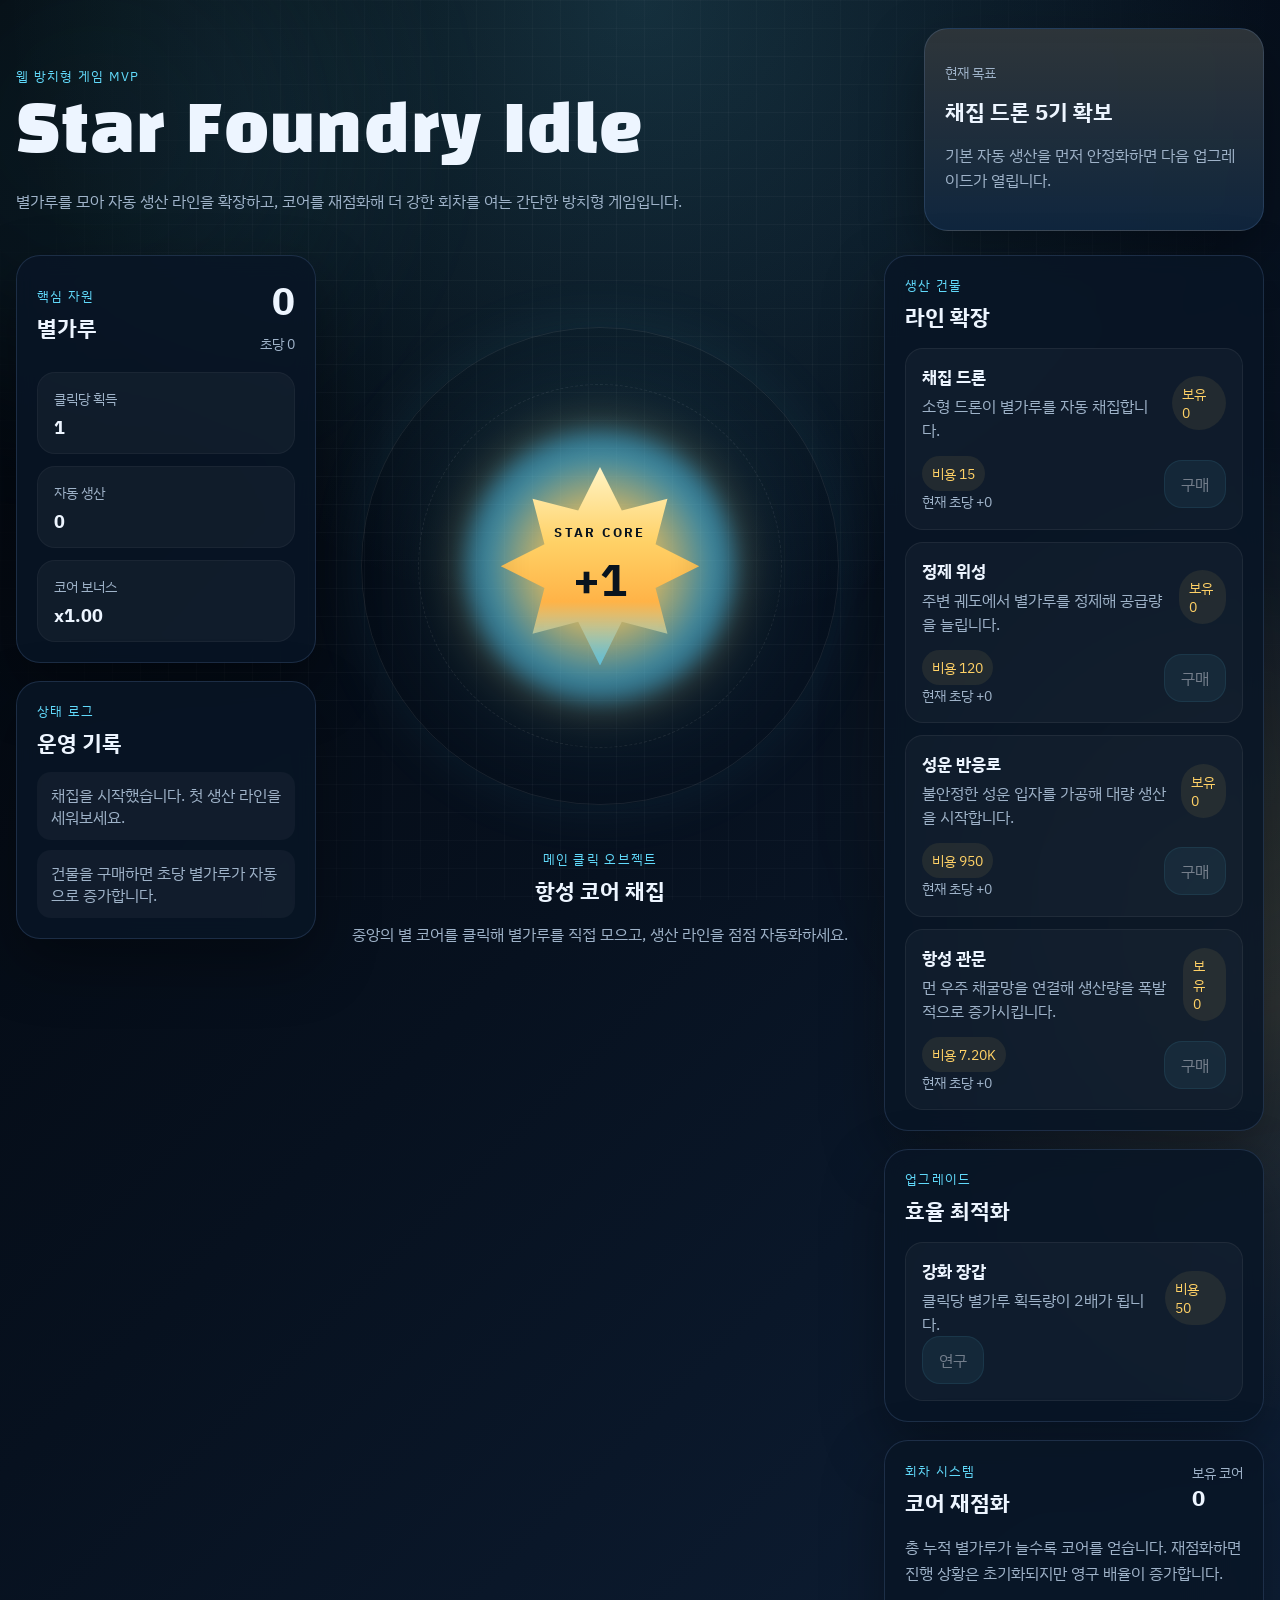
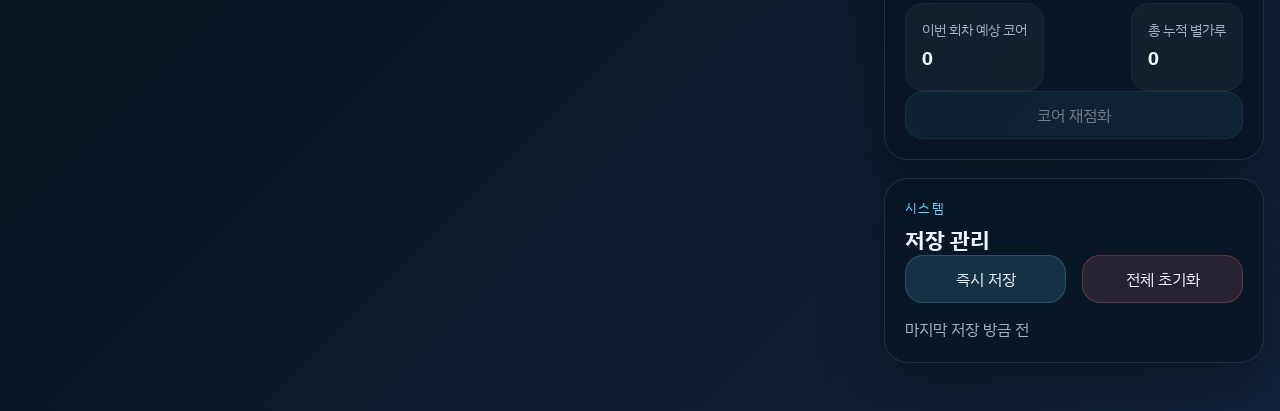
<file: docs/index.html>
<!DOCTYPE html>
<html lang="ko">
<head>
  <meta charset="UTF-8">
  <meta name="viewport" content="width=device-width, initial-scale=1.0">
  <title>Star Foundry Idle</title>
  <link rel="preconnect" href="https://fonts.googleapis.com">
  <link rel="preconnect" href="https://fonts.gstatic.com" crossorigin>
  <link href="https://fonts.googleapis.com/css2?family=Black+Han+Sans&family=IBM+Plex+Sans+KR:wght@400;500;700&display=swap" rel="stylesheet">
  <link rel="stylesheet" href="styles.css">
</head>
<body>
  <div class="space-glow glow-a"></div>
  <div class="space-glow glow-b"></div>

  <div class="app-shell">
    <header class="hero">
      <div class="hero-copy-block">
        <p class="eyebrow">웹 방치형 게임 MVP</p>
        <h1>Star Foundry Idle</h1>
        <p class="hero-copy">
          별가루를 모아 자동 생산 라인을 확장하고, 코어를 재점화해 더 강한 회차를 여는 간단한 방치형 게임입니다.
        </p>
      </div>
      <div class="hero-card">
        <p class="hero-card-label">현재 목표</p>
        <strong id="goal-text">자동 생산 기반 만들기</strong>
        <p id="status-text">초기 생산 라인을 세우는 중입니다.</p>
      </div>
    </header>

    <main class="cockpit">
      <aside class="side-column">
        <section class="panel hud-panel">
          <div class="section-head">
            <div>
              <p class="panel-label">핵심 자원</p>
              <h2>별가루</h2>
            </div>
            <div class="resource-values">
              <strong id="stardust-value">0</strong>
              <span id="rate-value">초당 0</span>
            </div>
          </div>

          <div class="stats-stack">
            <div class="stat-card">
              <span>클릭당 획득</span>
              <strong id="per-click-value">1</strong>
            </div>
            <div class="stat-card">
              <span>자동 생산</span>
              <strong id="automation-value">0</strong>
            </div>
            <div class="stat-card">
              <span>코어 보너스</span>
              <strong id="prestige-bonus-value">x1.00</strong>
            </div>
          </div>
        </section>

        <section class="panel log-panel">
          <div class="section-head">
            <div>
              <p class="panel-label">상태 로그</p>
              <h2>운영 기록</h2>
            </div>
          </div>
          <ul id="event-log"></ul>
        </section>
      </aside>

      <section class="center-stage">
        <div class="star-stage">
          <div class="orbit orbit-outer"></div>
          <div class="orbit orbit-inner"></div>
          <button id="gather-button" class="star-core-button">
            <span class="star-core-glow"></span>
            <span class="star-core-shape"></span>
            <span class="star-core-text">
              <em>STAR CORE</em>
              <strong id="click-value">+1</strong>
            </span>
          </button>
        </div>

        <div class="center-caption">
          <p class="panel-label">메인 클릭 오브젝트</p>
          <h2>항성 코어 채집</h2>
          <p class="hero-copy">
            중앙의 별 코어를 클릭해 별가루를 직접 모으고, 생산 라인을 점점 자동화하세요.
          </p>
        </div>
      </section>

      <aside class="side-column">
        <section class="panel">
          <div class="section-head">
            <div>
              <p class="panel-label">생산 건물</p>
              <h2>라인 확장</h2>
            </div>
          </div>
          <div id="buildings-list" class="card-list"></div>
        </section>

        <section class="panel">
          <div class="section-head">
            <div>
              <p class="panel-label">업그레이드</p>
              <h2>효율 최적화</h2>
            </div>
          </div>
          <div id="upgrades-list" class="card-list"></div>
        </section>

        <section class="panel">
          <div class="section-head">
            <div>
              <p class="panel-label">회차 시스템</p>
              <h2>코어 재점화</h2>
            </div>
            <div class="prestige-summary">
              <span>보유 코어</span>
              <strong id="core-value">0</strong>
            </div>
          </div>
          <p class="prestige-copy">
            총 누적 별가루가 늘수록 코어를 얻습니다. 재점화하면 진행 상황은 초기화되지만 영구 배율이 증가합니다.
          </p>
          <div class="prestige-stats">
            <div>
              <span>이번 회차 예상 코어</span>
              <strong id="prestige-gain-value">0</strong>
            </div>
            <div>
              <span>총 누적 별가루</span>
              <strong id="lifetime-value">0</strong>
            </div>
          </div>
          <button id="prestige-button" class="secondary-button">코어 재점화</button>
        </section>

        <section class="panel">
          <div class="section-head">
            <div>
              <p class="panel-label">시스템</p>
              <h2>저장 관리</h2>
            </div>
          </div>
          <div class="system-actions">
            <button id="save-button" class="secondary-button">즉시 저장</button>
            <button id="reset-button" class="secondary-button danger">전체 초기화</button>
          </div>
          <p id="save-status" class="save-status">저장 대기 중</p>
        </section>
      </aside>
    </main>
  </div>

  <script src="script.js"></script>
</body>
</html>
</file>
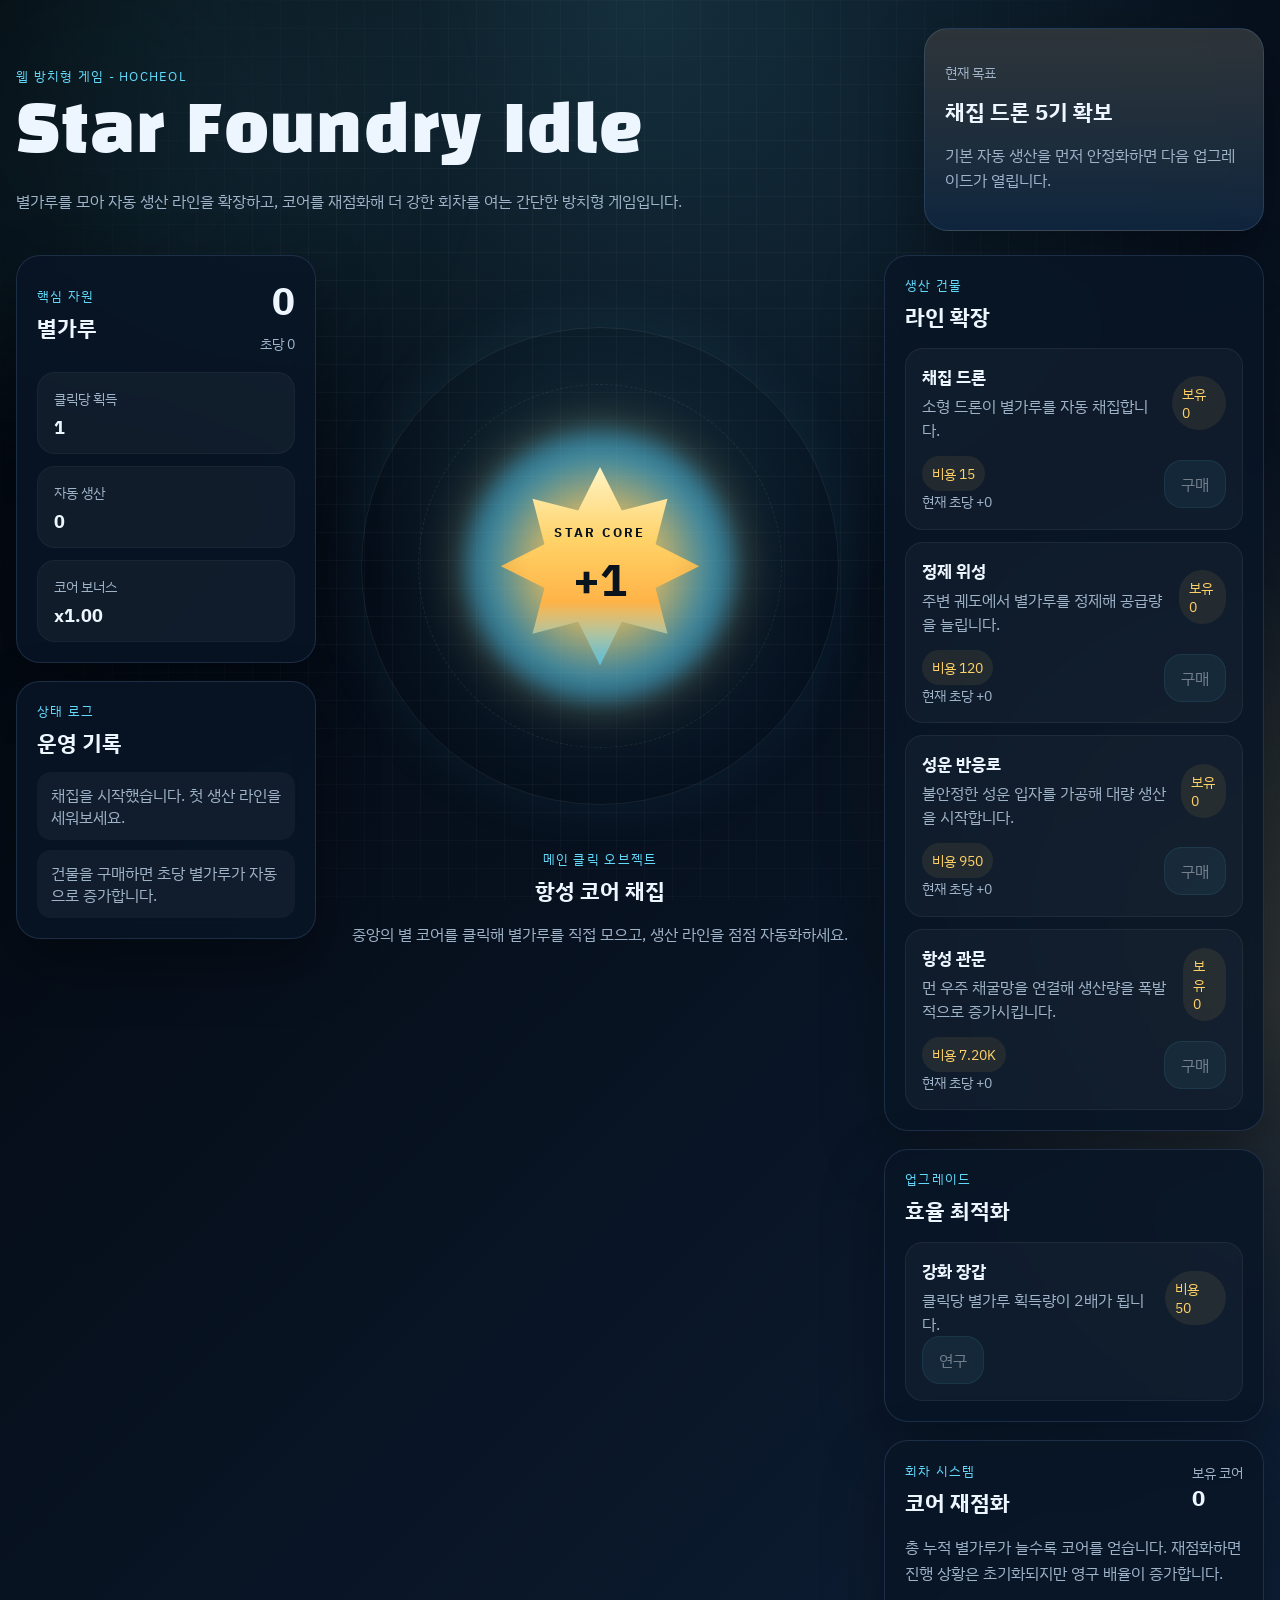
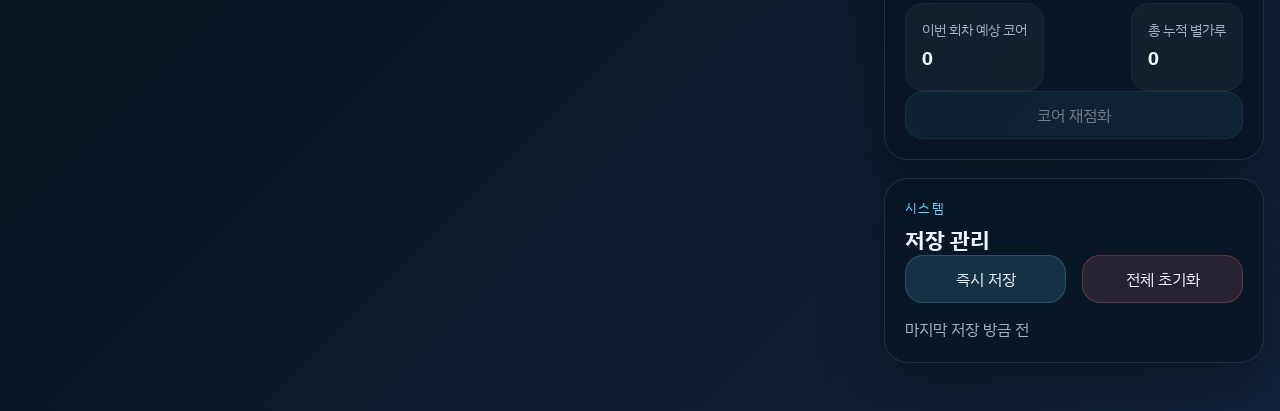
<file: WebGame/방치형게임1/index.html>
<!DOCTYPE html>
<html lang="ko">
<head>
  <meta charset="UTF-8">
  <meta name="viewport" content="width=device-width, initial-scale=1.0">
  <title>Star Foundry Idle</title>
  <link rel="preconnect" href="https://fonts.googleapis.com">
  <link rel="preconnect" href="https://fonts.gstatic.com" crossorigin>
  <link href="https://fonts.googleapis.com/css2?family=Black+Han+Sans&family=IBM+Plex+Sans+KR:wght@400;500;700&display=swap" rel="stylesheet">
  <link rel="stylesheet" href="styles.css">
</head>
<body>
  <div class="space-glow glow-a"></div>
  <div class="space-glow glow-b"></div>

  <div class="app-shell">
    <header class="hero">
      <div class="hero-copy-block">
        <p class="eyebrow">웹 방치형 게임 - hocheol</p>
        <h1>Star Foundry Idle</h1>
        <p class="hero-copy">
          별가루를 모아 자동 생산 라인을 확장하고, 코어를 재점화해 더 강한 회차를 여는 간단한 방치형 게임입니다.
        </p>
      </div>
      <div class="hero-card">
        <p class="hero-card-label">현재 목표</p>
        <strong id="goal-text">자동 생산 기반 만들기</strong>
        <p id="status-text">초기 생산 라인을 세우는 중입니다.</p>
      </div>
    </header>

    <main class="cockpit">
      <aside class="side-column">
        <section class="panel hud-panel">
          <div class="section-head">
            <div>
              <p class="panel-label">핵심 자원</p>
              <h2>별가루</h2>
            </div>
            <div class="resource-values">
              <strong id="stardust-value">0</strong>
              <span id="rate-value">초당 0</span>
            </div>
          </div>

          <div class="stats-stack">
            <div class="stat-card">
              <span>클릭당 획득</span>
              <strong id="per-click-value">1</strong>
            </div>
            <div class="stat-card">
              <span>자동 생산</span>
              <strong id="automation-value">0</strong>
            </div>
            <div class="stat-card">
              <span>코어 보너스</span>
              <strong id="prestige-bonus-value">x1.00</strong>
            </div>
          </div>
        </section>

        <section class="panel log-panel">
          <div class="section-head">
            <div>
              <p class="panel-label">상태 로그</p>
              <h2>운영 기록</h2>
            </div>
          </div>
          <ul id="event-log"></ul>
        </section>
      </aside>

      <section class="center-stage">
        <div class="star-stage">
          <div class="orbit orbit-outer"></div>
          <div class="orbit orbit-inner"></div>
          <button id="gather-button" class="star-core-button">
            <span class="star-core-glow"></span>
            <span class="star-core-shape"></span>
            <span class="star-core-text">
              <em>STAR CORE</em>
              <strong id="click-value">+1</strong>
            </span>
          </button>
        </div>

        <div class="center-caption">
          <p class="panel-label">메인 클릭 오브젝트</p>
          <h2>항성 코어 채집</h2>
          <p class="hero-copy">
            중앙의 별 코어를 클릭해 별가루를 직접 모으고, 생산 라인을 점점 자동화하세요.
          </p>
        </div>
      </section>

      <aside class="side-column">
        <section class="panel">
          <div class="section-head">
            <div>
              <p class="panel-label">생산 건물</p>
              <h2>라인 확장</h2>
            </div>
          </div>
          <div id="buildings-list" class="card-list"></div>
        </section>

        <section class="panel">
          <div class="section-head">
            <div>
              <p class="panel-label">업그레이드</p>
              <h2>효율 최적화</h2>
            </div>
          </div>
          <div id="upgrades-list" class="card-list"></div>
        </section>

        <section class="panel">
          <div class="section-head">
            <div>
              <p class="panel-label">회차 시스템</p>
              <h2>코어 재점화</h2>
            </div>
            <div class="prestige-summary">
              <span>보유 코어</span>
              <strong id="core-value">0</strong>
            </div>
          </div>
          <p class="prestige-copy">
            총 누적 별가루가 늘수록 코어를 얻습니다. 재점화하면 진행 상황은 초기화되지만 영구 배율이 증가합니다.
          </p>
          <div class="prestige-stats">
            <div>
              <span>이번 회차 예상 코어</span>
              <strong id="prestige-gain-value">0</strong>
            </div>
            <div>
              <span>총 누적 별가루</span>
              <strong id="lifetime-value">0</strong>
            </div>
          </div>
          <button id="prestige-button" class="secondary-button">코어 재점화</button>
        </section>

        <section class="panel">
          <div class="section-head">
            <div>
              <p class="panel-label">시스템</p>
              <h2>저장 관리</h2>
            </div>
          </div>
          <div class="system-actions">
            <button id="save-button" class="secondary-button">즉시 저장</button>
            <button id="reset-button" class="secondary-button danger">전체 초기화</button>
          </div>
          <p id="save-status" class="save-status">저장 대기 중</p>
        </section>
      </aside>
    </main>
  </div>

  <script src="script.js"></script>
</body>
</html>
</file>
<file: docs/styles.css>
:root {
  --bg: #07111f;
  --panel: rgba(9, 21, 38, 0.86);
  --panel-strong: rgba(12, 28, 52, 0.94);
  --line: rgba(138, 180, 248, 0.16);
  --text: #edf5ff;
  --muted: #9fb3c9;
  --accent: #61dafb;
  --accent-2: #ffd166;
  --accent-3: #ff7b72;
  --shadow: 0 24px 60px rgba(0, 0, 0, 0.35);
}

* {
  box-sizing: border-box;
}

body {
  margin: 0;
  min-height: 100vh;
  font-family: "IBM Plex Sans KR", sans-serif;
  color: var(--text);
  background:
    radial-gradient(circle at top, rgba(97, 218, 251, 0.18), transparent 30%),
    radial-gradient(circle at right, rgba(255, 209, 102, 0.12), transparent 26%),
    linear-gradient(135deg, #02050a 0%, #07111f 45%, #10233d 100%);
}

body::before {
  content: "";
  position: fixed;
  inset: 0;
  pointer-events: none;
  background-image:
    linear-gradient(rgba(255, 255, 255, 0.03) 1px, transparent 1px),
    linear-gradient(90deg, rgba(255, 255, 255, 0.03) 1px, transparent 1px);
  background-size: 28px 28px;
  mask-image: radial-gradient(circle at center, black 45%, transparent 95%);
}

.space-glow {
  position: fixed;
  width: 32rem;
  height: 32rem;
  border-radius: 50%;
  filter: blur(90px);
  pointer-events: none;
  opacity: 0.38;
}

.glow-a {
  top: -8rem;
  left: -10rem;
  background: rgba(97, 218, 251, 0.2);
}

.glow-b {
  right: -10rem;
  bottom: -8rem;
  background: rgba(255, 209, 102, 0.14);
}

.app-shell {
  position: relative;
  width: min(1380px, calc(100% - 32px));
  margin: 0 auto;
  padding: 28px 0 48px;
}

.hero {
  display: flex;
  justify-content: space-between;
  gap: 24px;
  align-items: end;
  margin-bottom: 24px;
}

.hero-copy-block {
  max-width: 760px;
}

.eyebrow,
.panel-label {
  margin: 0 0 8px;
  color: var(--accent);
  font-size: 0.8rem;
  letter-spacing: 0.1em;
  text-transform: uppercase;
}

h1,
h2 {
  margin: 0;
}

h1 {
  font-family: "Black Han Sans", sans-serif;
  font-size: clamp(2.4rem, 5vw, 4.4rem);
  font-weight: 400;
  letter-spacing: 0.02em;
}

h2 {
  font-size: 1.35rem;
}

.hero-copy,
.prestige-copy,
#status-text,
.save-status {
  color: var(--muted);
  line-height: 1.6;
}

.hero-card,
.panel {
  border: 1px solid var(--line);
  background: var(--panel);
  backdrop-filter: blur(12px);
  border-radius: 24px;
  box-shadow: var(--shadow);
}

.hero-card {
  width: min(340px, 100%);
  padding: 20px;
  background: linear-gradient(180deg, rgba(255, 209, 102, 0.14), rgba(97, 218, 251, 0.06)), var(--panel-strong);
}

.hero-card-label,
.resource-values span,
.stat-card span,
.prestige-stats span,
.prestige-summary span,
.card-meta {
  color: var(--muted);
  font-size: 0.9rem;
}

.hero-card strong,
.resource-values strong,
.prestige-summary strong,
.prestige-stats strong {
  display: block;
  font-size: 1.4rem;
  margin-bottom: 6px;
}

.cockpit {
  display: grid;
  grid-template-columns: minmax(250px, 300px) minmax(340px, 1fr) minmax(300px, 380px);
  gap: 22px;
  align-items: start;
}

.side-column {
  display: grid;
  gap: 18px;
}

.panel {
  padding: 20px;
}

.section-head,
.system-actions,
.prestige-stats {
  display: flex;
  justify-content: space-between;
  gap: 16px;
  align-items: center;
}

.resource-values {
  text-align: right;
}

.resource-values strong {
  font-size: clamp(2rem, 3vw, 3rem);
}

.stats-stack {
  display: grid;
  gap: 12px;
  margin-top: 18px;
}

.stat-card,
.prestige-stats > div {
  padding: 14px 16px;
  border-radius: 18px;
  background: rgba(255, 255, 255, 0.04);
  border: 1px solid rgba(255, 255, 255, 0.04);
}

.stat-card strong,
.prestige-stats strong {
  display: block;
  margin-top: 6px;
  font-size: 1.15rem;
}

.center-stage {
  min-height: 760px;
  display: grid;
  place-items: center;
  align-content: center;
  gap: 24px;
}

.star-stage {
  position: relative;
  width: min(520px, 100%);
  aspect-ratio: 1;
  display: grid;
  place-items: center;
}

.orbit {
  position: absolute;
  border-radius: 50%;
  border: 1px solid rgba(255, 255, 255, 0.08);
  animation: spin 24s linear infinite;
}

.orbit-outer {
  inset: 4%;
  box-shadow: 0 0 60px rgba(97, 218, 251, 0.08);
}

.orbit-inner {
  inset: 15%;
  border-style: dashed;
  animation-direction: reverse;
  animation-duration: 18s;
}

.star-core-button {
  position: relative;
  width: min(310px, 72%);
  aspect-ratio: 1;
  display: grid;
  place-items: center;
  border: 0;
  border-radius: 50%;
  cursor: pointer;
  background: transparent;
  transition: transform 160ms ease, filter 160ms ease;
}

.star-core-button:hover {
  transform: scale(1.03);
  filter: brightness(1.08);
}

.star-core-button:active {
  transform: scale(0.98);
}

.star-core-glow {
  position: absolute;
  inset: 6%;
  border-radius: 50%;
  background:
    radial-gradient(circle, rgba(255, 245, 198, 0.95) 0%, rgba(255, 209, 102, 0.88) 24%, rgba(97, 218, 251, 0.58) 58%, rgba(97, 218, 251, 0.04) 100%);
  filter: blur(10px);
  box-shadow:
    0 0 46px rgba(255, 209, 102, 0.28),
    0 0 120px rgba(97, 218, 251, 0.2);
}

.star-core-shape {
  position: absolute;
  inset: 18%;
  background: linear-gradient(180deg, #fff4c5 0%, #ffd166 38%, #ffb347 68%, #6ddfff 100%);
  clip-path: polygon(50% 0%, 61% 22%, 84% 16%, 78% 39%, 100% 50%, 78% 61%, 84% 84%, 61% 78%, 50% 100%, 39% 78%, 16% 84%, 22% 61%, 0% 50%, 22% 39%, 16% 16%, 39% 22%);
  box-shadow: inset 0 -20px 30px rgba(0, 0, 0, 0.16);
}

.star-core-text {
  position: relative;
  z-index: 1;
  display: grid;
  justify-items: center;
  gap: 8px;
  text-align: center;
  color: #08131e;
}

.star-core-text em {
  font-style: normal;
  font-size: 0.82rem;
  font-weight: 700;
  letter-spacing: 0.18em;
}

.star-core-text strong {
  font-size: clamp(1.8rem, 4vw, 2.8rem);
}

.center-caption {
  max-width: 540px;
  text-align: center;
}

#event-log {
  list-style: none;
  padding: 0;
  margin: 14px 0 0;
  display: grid;
  gap: 10px;
}

#event-log li {
  padding: 12px 14px;
  border-radius: 14px;
  background: rgba(255, 255, 255, 0.04);
  color: var(--muted);
}

.card-list {
  margin-top: 16px;
  display: grid;
  gap: 12px;
}

.card {
  padding: 16px;
  border-radius: 18px;
  border: 1px solid rgba(255, 255, 255, 0.06);
  background: rgba(255, 255, 255, 0.03);
}

.card-top,
.card-bottom {
  display: flex;
  justify-content: space-between;
  gap: 14px;
  align-items: center;
}

.card h3 {
  margin: 0 0 6px;
  font-size: 1.05rem;
}

.card p {
  margin: 0;
  color: var(--muted);
  line-height: 1.5;
}

.card-bottom {
  margin-top: 14px;
}

button {
  border: 0;
  border-radius: 18px;
  cursor: pointer;
  font: inherit;
}

.buy-button,
.secondary-button {
  padding: 12px 16px;
  color: var(--text);
  background: rgba(97, 218, 251, 0.14);
  border: 1px solid rgba(97, 218, 251, 0.2);
  transition: transform 140ms ease, opacity 140ms ease, background 140ms ease;
}

.buy-button:hover,
.secondary-button:hover {
  transform: translateY(-1px);
}

.buy-button:active,
.secondary-button:active {
  transform: translateY(1px) scale(0.99);
}

.buy-button:disabled,
.secondary-button:disabled {
  cursor: not-allowed;
  opacity: 0.45;
  transform: none;
}

.secondary-button {
  width: 100%;
}

.danger {
  background: rgba(255, 123, 114, 0.12);
  border-color: rgba(255, 123, 114, 0.24);
}

.cost-tag,
.owned-tag {
  display: inline-flex;
  padding: 8px 10px;
  border-radius: 999px;
  background: rgba(255, 209, 102, 0.08);
  color: var(--accent-2);
  font-size: 0.9rem;
}

.save-status {
  margin: 14px 0 0;
}

@keyframes spin {
  from {
    transform: rotate(0deg);
  }

  to {
    transform: rotate(360deg);
  }
}

@media (max-width: 1120px) {
  .cockpit {
    grid-template-columns: 1fr;
  }

  .center-stage {
    order: -1;
    min-height: auto;
    padding: 12px 0;
  }

  .side-column {
    grid-template-columns: 1fr 1fr;
  }

  .side-column:last-child {
    grid-template-columns: 1fr;
  }
}

@media (max-width: 720px) {
  .app-shell {
    width: min(100% - 20px, 1380px);
    padding-top: 20px;
  }

  .hero {
    display: grid;
    gap: 16px;
  }

  .hero-card,
  .panel {
    padding: 18px;
    border-radius: 20px;
  }

  .side-column {
    grid-template-columns: 1fr;
  }

  .section-head,
  .card-top,
  .card-bottom,
  .system-actions {
    flex-direction: column;
    align-items: flex-start;
  }

  .resource-values,
  .prestige-summary {
    text-align: left;
  }

  .star-stage {
    width: min(100%, 420px);
  }
}
</file>
<file: WebGame/방치형게임1/styles.css>
:root {
  --bg: #07111f;
  --panel: rgba(9, 21, 38, 0.86);
  --panel-strong: rgba(12, 28, 52, 0.94);
  --line: rgba(138, 180, 248, 0.16);
  --text: #edf5ff;
  --muted: #9fb3c9;
  --accent: #61dafb;
  --accent-2: #ffd166;
  --accent-3: #ff7b72;
  --shadow: 0 24px 60px rgba(0, 0, 0, 0.35);
}

* {
  box-sizing: border-box;
}

body {
  margin: 0;
  min-height: 100vh;
  font-family: "IBM Plex Sans KR", sans-serif;
  color: var(--text);
  background:
    radial-gradient(circle at top, rgba(97, 218, 251, 0.18), transparent 30%),
    radial-gradient(circle at right, rgba(255, 209, 102, 0.12), transparent 26%),
    linear-gradient(135deg, #02050a 0%, #07111f 45%, #10233d 100%);
}

body::before {
  content: "";
  position: fixed;
  inset: 0;
  pointer-events: none;
  background-image:
    linear-gradient(rgba(255, 255, 255, 0.03) 1px, transparent 1px),
    linear-gradient(90deg, rgba(255, 255, 255, 0.03) 1px, transparent 1px);
  background-size: 28px 28px;
  mask-image: radial-gradient(circle at center, black 45%, transparent 95%);
}

.space-glow {
  position: fixed;
  width: 32rem;
  height: 32rem;
  border-radius: 50%;
  filter: blur(90px);
  pointer-events: none;
  opacity: 0.38;
}

.glow-a {
  top: -8rem;
  left: -10rem;
  background: rgba(97, 218, 251, 0.2);
}

.glow-b {
  right: -10rem;
  bottom: -8rem;
  background: rgba(255, 209, 102, 0.14);
}

.app-shell {
  position: relative;
  width: min(1380px, calc(100% - 32px));
  margin: 0 auto;
  padding: 28px 0 48px;
}

.hero {
  display: flex;
  justify-content: space-between;
  gap: 24px;
  align-items: end;
  margin-bottom: 24px;
}

.hero-copy-block {
  max-width: 760px;
}

.eyebrow,
.panel-label {
  margin: 0 0 8px;
  color: var(--accent);
  font-size: 0.8rem;
  letter-spacing: 0.1em;
  text-transform: uppercase;
}

h1,
h2 {
  margin: 0;
}

h1 {
  font-family: "Black Han Sans", sans-serif;
  font-size: clamp(2.4rem, 5vw, 4.4rem);
  font-weight: 400;
  letter-spacing: 0.02em;
}

h2 {
  font-size: 1.35rem;
}

.hero-copy,
.prestige-copy,
#status-text,
.save-status {
  color: var(--muted);
  line-height: 1.6;
}

.hero-card,
.panel {
  border: 1px solid var(--line);
  background: var(--panel);
  backdrop-filter: blur(12px);
  border-radius: 24px;
  box-shadow: var(--shadow);
}

.hero-card {
  width: min(340px, 100%);
  padding: 20px;
  background: linear-gradient(180deg, rgba(255, 209, 102, 0.14), rgba(97, 218, 251, 0.06)), var(--panel-strong);
}

.hero-card-label,
.resource-values span,
.stat-card span,
.prestige-stats span,
.prestige-summary span,
.card-meta {
  color: var(--muted);
  font-size: 0.9rem;
}

.hero-card strong,
.resource-values strong,
.prestige-summary strong,
.prestige-stats strong {
  display: block;
  font-size: 1.4rem;
  margin-bottom: 6px;
}

.cockpit {
  display: grid;
  grid-template-columns: minmax(250px, 300px) minmax(340px, 1fr) minmax(300px, 380px);
  gap: 22px;
  align-items: start;
}

.side-column {
  display: grid;
  gap: 18px;
}

.panel {
  padding: 20px;
}

.section-head,
.system-actions,
.prestige-stats {
  display: flex;
  justify-content: space-between;
  gap: 16px;
  align-items: center;
}

.resource-values {
  text-align: right;
}

.resource-values strong {
  font-size: clamp(2rem, 3vw, 3rem);
}

.stats-stack {
  display: grid;
  gap: 12px;
  margin-top: 18px;
}

.stat-card,
.prestige-stats > div {
  padding: 14px 16px;
  border-radius: 18px;
  background: rgba(255, 255, 255, 0.04);
  border: 1px solid rgba(255, 255, 255, 0.04);
}

.stat-card strong,
.prestige-stats strong {
  display: block;
  margin-top: 6px;
  font-size: 1.15rem;
}

.center-stage {
  min-height: 760px;
  display: grid;
  place-items: center;
  align-content: center;
  gap: 24px;
}

.star-stage {
  position: relative;
  width: min(520px, 100%);
  aspect-ratio: 1;
  display: grid;
  place-items: center;
}

.orbit {
  position: absolute;
  border-radius: 50%;
  border: 1px solid rgba(255, 255, 255, 0.08);
  animation: spin 24s linear infinite;
}

.orbit-outer {
  inset: 4%;
  box-shadow: 0 0 60px rgba(97, 218, 251, 0.08);
}

.orbit-inner {
  inset: 15%;
  border-style: dashed;
  animation-direction: reverse;
  animation-duration: 18s;
}

.star-core-button {
  position: relative;
  width: min(310px, 72%);
  aspect-ratio: 1;
  display: grid;
  place-items: center;
  border: 0;
  border-radius: 50%;
  cursor: pointer;
  background: transparent;
  transition: transform 160ms ease, filter 160ms ease;
}

.star-core-button:hover {
  transform: scale(1.03);
  filter: brightness(1.08);
}

.star-core-button:active {
  transform: scale(0.98);
}

.star-core-glow {
  position: absolute;
  inset: 6%;
  border-radius: 50%;
  background:
    radial-gradient(circle, rgba(255, 245, 198, 0.95) 0%, rgba(255, 209, 102, 0.88) 24%, rgba(97, 218, 251, 0.58) 58%, rgba(97, 218, 251, 0.04) 100%);
  filter: blur(10px);
  box-shadow:
    0 0 46px rgba(255, 209, 102, 0.28),
    0 0 120px rgba(97, 218, 251, 0.2);
}

.star-core-shape {
  position: absolute;
  inset: 18%;
  background: linear-gradient(180deg, #fff4c5 0%, #ffd166 38%, #ffb347 68%, #6ddfff 100%);
  clip-path: polygon(50% 0%, 61% 22%, 84% 16%, 78% 39%, 100% 50%, 78% 61%, 84% 84%, 61% 78%, 50% 100%, 39% 78%, 16% 84%, 22% 61%, 0% 50%, 22% 39%, 16% 16%, 39% 22%);
  box-shadow: inset 0 -20px 30px rgba(0, 0, 0, 0.16);
}

.star-core-text {
  position: relative;
  z-index: 1;
  display: grid;
  justify-items: center;
  gap: 8px;
  text-align: center;
  color: #08131e;
}

.star-core-text em {
  font-style: normal;
  font-size: 0.82rem;
  font-weight: 700;
  letter-spacing: 0.18em;
}

.star-core-text strong {
  font-size: clamp(1.8rem, 4vw, 2.8rem);
}

.center-caption {
  max-width: 540px;
  text-align: center;
}

#event-log {
  list-style: none;
  padding: 0;
  margin: 14px 0 0;
  display: grid;
  gap: 10px;
}

#event-log li {
  padding: 12px 14px;
  border-radius: 14px;
  background: rgba(255, 255, 255, 0.04);
  color: var(--muted);
}

.card-list {
  margin-top: 16px;
  display: grid;
  gap: 12px;
}

.card {
  padding: 16px;
  border-radius: 18px;
  border: 1px solid rgba(255, 255, 255, 0.06);
  background: rgba(255, 255, 255, 0.03);
}

.card-top,
.card-bottom {
  display: flex;
  justify-content: space-between;
  gap: 14px;
  align-items: center;
}

.card h3 {
  margin: 0 0 6px;
  font-size: 1.05rem;
}

.card p {
  margin: 0;
  color: var(--muted);
  line-height: 1.5;
}

.card-bottom {
  margin-top: 14px;
}

button {
  border: 0;
  border-radius: 18px;
  cursor: pointer;
  font: inherit;
}

.buy-button,
.secondary-button {
  padding: 12px 16px;
  color: var(--text);
  background: rgba(97, 218, 251, 0.14);
  border: 1px solid rgba(97, 218, 251, 0.2);
  transition: transform 140ms ease, opacity 140ms ease, background 140ms ease;
}

.buy-button:hover,
.secondary-button:hover {
  transform: translateY(-1px);
}

.buy-button:active,
.secondary-button:active {
  transform: translateY(1px) scale(0.99);
}

.buy-button:disabled,
.secondary-button:disabled {
  cursor: not-allowed;
  opacity: 0.45;
  transform: none;
}

.secondary-button {
  width: 100%;
}

.danger {
  background: rgba(255, 123, 114, 0.12);
  border-color: rgba(255, 123, 114, 0.24);
}

.cost-tag,
.owned-tag {
  display: inline-flex;
  padding: 8px 10px;
  border-radius: 999px;
  background: rgba(255, 209, 102, 0.08);
  color: var(--accent-2);
  font-size: 0.9rem;
}

.save-status {
  margin: 14px 0 0;
}

@keyframes spin {
  from {
    transform: rotate(0deg);
  }

  to {
    transform: rotate(360deg);
  }
}

@media (max-width: 1120px) {
  .cockpit {
    grid-template-columns: 1fr;
  }

  .center-stage {
    order: -1;
    min-height: auto;
    padding: 12px 0;
  }

  .side-column {
    grid-template-columns: 1fr 1fr;
  }

  .side-column:last-child {
    grid-template-columns: 1fr;
  }
}

@media (max-width: 720px) {
  .app-shell {
    width: min(100% - 20px, 1380px);
    padding-top: 20px;
  }

  .hero {
    display: grid;
    gap: 16px;
  }

  .hero-card,
  .panel {
    padding: 18px;
    border-radius: 20px;
  }

  .side-column {
    grid-template-columns: 1fr;
  }

  .section-head,
  .card-top,
  .card-bottom,
  .system-actions {
    flex-direction: column;
    align-items: flex-start;
  }

  .resource-values,
  .prestige-summary {
    text-align: left;
  }

  .star-stage {
    width: min(100%, 420px);
  }
}
</file>
